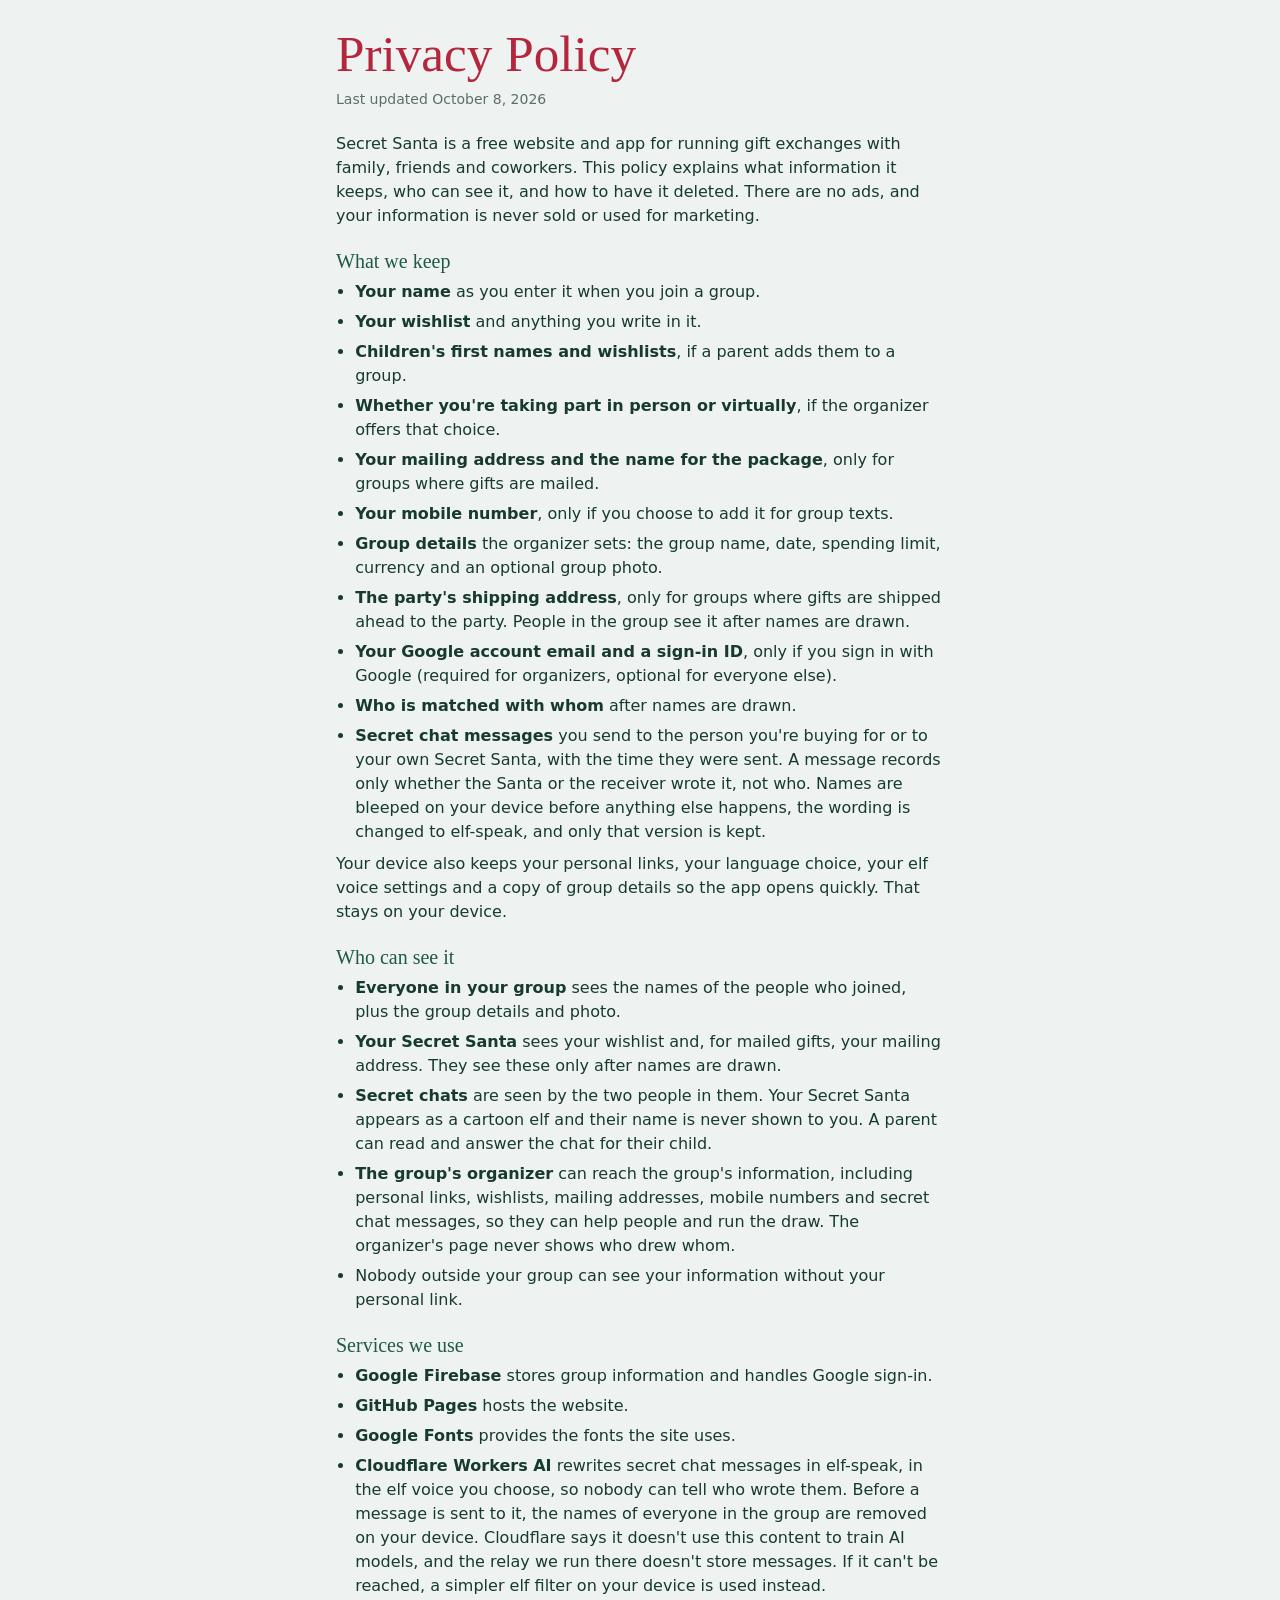
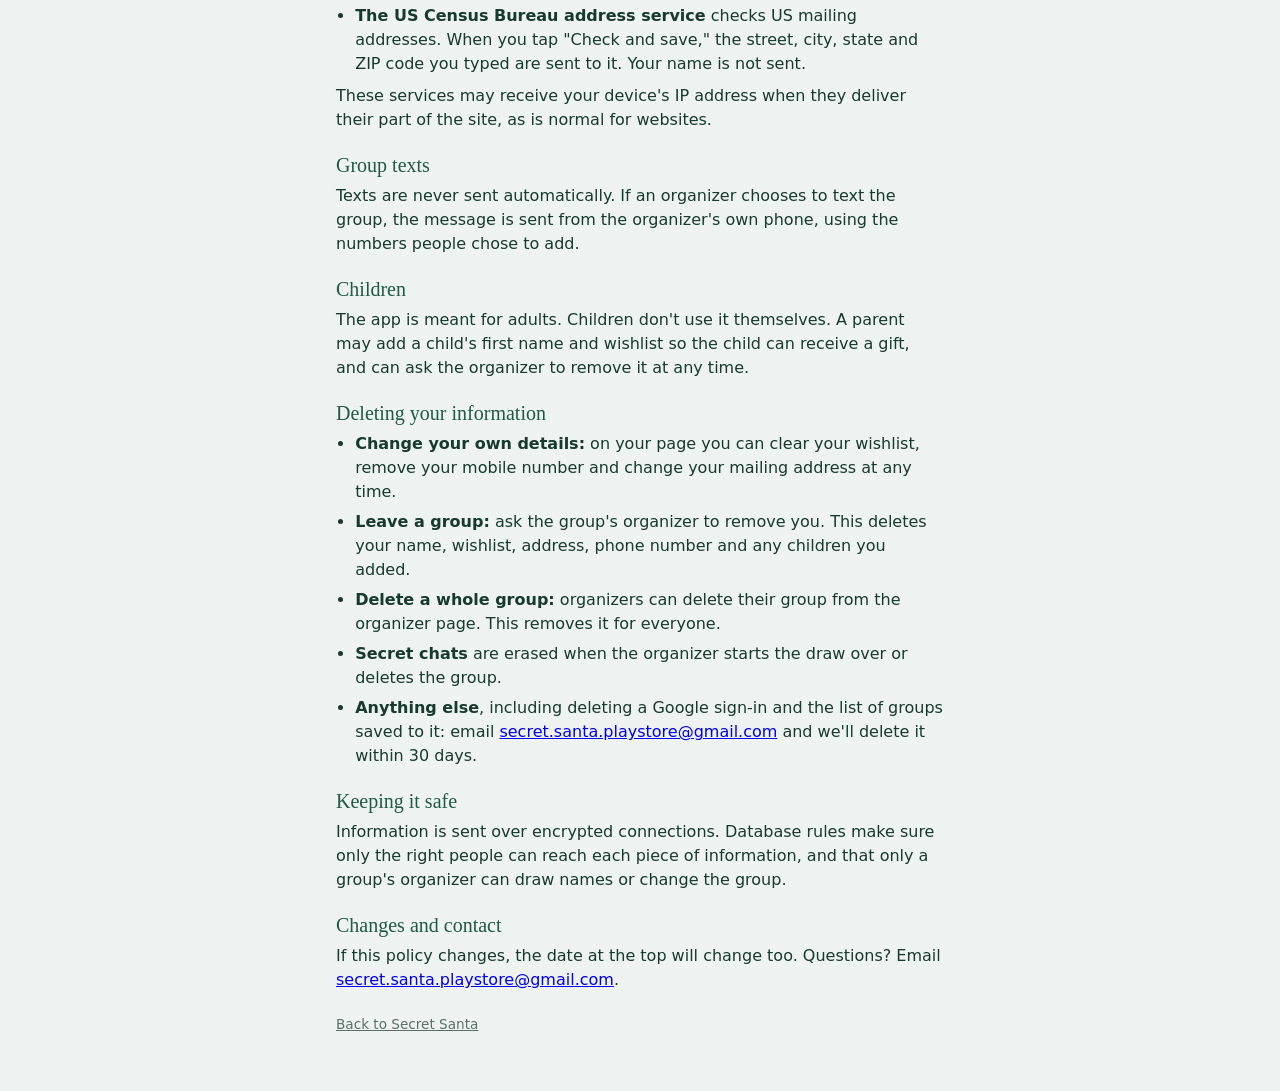
<file: privacy.html>
<!doctype html>
<html lang="en">
<head>
<meta charset="utf-8">
<meta name="viewport" content="width=device-width,initial-scale=1">
<meta name="theme-color" content="#b3263e">
<link rel="manifest" href="manifest.json">
<link rel="icon" type="image/png" sizes="32x32" href="icons/favicon-32.png">
<title>Privacy Policy · Secret Santa</title>
<link rel="stylesheet" href="style.css?v=202610041152">
<style>
  .policy{display:flex;flex-direction:column;gap:22px}
  .policy h2{font-size:1.25rem}
  .policy p,.policy li{max-width:65ch;margin:0}
  .policy ul{margin:0;padding-left:1.2em;display:flex;flex-direction:column;gap:6px}
  .policy section{gap:8px}
</style>
</head>
<body>
<div class="wrap policy">
  <header>
    <h1>Privacy Policy</h1>
    <p class="hint">Last updated October 8, 2026</p>
  </header>

  <section>
    <p>Secret Santa is a free website and app for running gift exchanges with family, friends and coworkers. This policy explains what information it keeps, who can see it, and how to have it deleted. There are no ads, and your information is never sold or used for marketing.</p>
  </section>

  <section>
    <h2>What we keep</h2>
    <ul>
      <li><b>Your name</b> as you enter it when you join a group.</li>
      <li><b>Your wishlist</b> and anything you write in it.</li>
      <li><b>Children's first names and wishlists</b>, if a parent adds them to a group.</li>
      <li><b>Whether you're taking part in person or virtually</b>, if the organizer offers that choice.</li>
      <li><b>Your mailing address and the name for the package</b>, only for groups where gifts are mailed.</li>
      <li><b>Your mobile number</b>, only if you choose to add it for group texts.</li>
      <li><b>Group details</b> the organizer sets: the group name, date, spending limit, currency and an optional group photo.</li>
      <li><b>The party's shipping address</b>, only for groups where gifts are shipped ahead to the party. People in the group see it after names are drawn.</li>
      <li><b>Your Google account email and a sign-in ID</b>, only if you sign in with Google (required for organizers, optional for everyone else).</li>
      <li><b>Who is matched with whom</b> after names are drawn.</li>
      <li><b>Secret chat messages</b> you send to the person you're buying for or to your own Secret Santa, with the time they were sent. A message records only whether the Santa or the receiver wrote it, not who. Names are bleeped on your device before anything else happens, the wording is changed to elf-speak, and only that version is kept.</li>
    </ul>
    <p>Your device also keeps your personal links, your language choice, your elf voice settings and a copy of group details so the app opens quickly. That stays on your device.</p>
  </section>

  <section>
    <h2>Who can see it</h2>
    <ul>
      <li><b>Everyone in your group</b> sees the names of the people who joined, plus the group details and photo.</li>
      <li><b>Your Secret Santa</b> sees your wishlist and, for mailed gifts, your mailing address. They see these only after names are drawn.</li>
      <li><b>Secret chats</b> are seen by the two people in them. Your Secret Santa appears as a cartoon elf and their name is never shown to you. A parent can read and answer the chat for their child.</li>
      <li><b>The group's organizer</b> can reach the group's information, including personal links, wishlists, mailing addresses, mobile numbers and secret chat messages, so they can help people and run the draw. The organizer's page never shows who drew whom.</li>
      <li>Nobody outside your group can see your information without your personal link.</li>
    </ul>
  </section>

  <section>
    <h2>Services we use</h2>
    <ul>
      <li><b>Google Firebase</b> stores group information and handles Google sign-in.</li>
      <li><b>GitHub Pages</b> hosts the website.</li>
      <li><b>Google Fonts</b> provides the fonts the site uses.</li>
      <li><b>Cloudflare Workers AI</b> rewrites secret chat messages in elf-speak, in the elf voice you choose, so nobody can tell who wrote them. Before a message is sent to it, the names of everyone in the group are removed on your device. Cloudflare says it doesn't use this content to train AI models, and the relay we run there doesn't store messages. If it can't be reached, a simpler elf filter on your device is used instead.</li>
      <li><b>The US Census Bureau address service</b> checks US mailing addresses. When you tap "Check and save," the street, city, state and ZIP code you typed are sent to it. Your name is not sent.</li>
    </ul>
    <p>These services may receive your device's IP address when they deliver their part of the site, as is normal for websites.</p>
  </section>

  <section>
    <h2>Group texts</h2>
    <p>Texts are never sent automatically. If an organizer chooses to text the group, the message is sent from the organizer's own phone, using the numbers people chose to add.</p>
  </section>

  <section>
    <h2>Children</h2>
    <p>The app is meant for adults. Children don't use it themselves. A parent may add a child's first name and wishlist so the child can receive a gift, and can ask the organizer to remove it at any time.</p>
  </section>

  <section>
    <h2>Deleting your information</h2>
    <ul>
      <li><b>Change your own details:</b> on your page you can clear your wishlist, remove your mobile number and change your mailing address at any time.</li>
      <li><b>Leave a group:</b> ask the group's organizer to remove you. This deletes your name, wishlist, address, phone number and any children you added.</li>
      <li><b>Delete a whole group:</b> organizers can delete their group from the organizer page. This removes it for everyone.</li>
      <li><b>Secret chats</b> are erased when the organizer starts the draw over or deletes the group.</li>
      <li><b>Anything else</b>, including deleting a Google sign-in and the list of groups saved to it: email <a href="mailto:secret.santa.playstore@gmail.com" id="contactLink">secret.santa.playstore@gmail.com</a> and we'll delete it within 30 days.</li>
    </ul>
  </section>

  <section>
    <h2>Keeping it safe</h2>
    <p>Information is sent over encrypted connections. Database rules make sure only the right people can reach each piece of information, and that only a group's organizer can draw names or change the group.</p>
  </section>

  <section>
    <h2>Changes and contact</h2>
    <p>If this policy changes, the date at the top will change too. Questions? Email <a href="mailto:secret.santa.playstore@gmail.com">secret.santa.playstore@gmail.com</a>.</p>
  </section>

  <footer class="row"><a href="./">Back to Secret Santa</a></footer>
</div>
</body>
</html>
</file>
<file: style.css>
/* Layout: one narrow column; a gift tag for your match, a worksheet for the organizer */
:root{
  --bg:#eef2f1; --paper:#ffffff; --ink:#173a2f; --muted:#5b6f68; --line:#d3dcd9;
  --accent:#b3263e; --accent-ink:#ffffff; --pine:#1f5a45; --gold:#c8952c; --soft:#e3ebe8;
  --ok:#1f7a4d; --err:#b3263e;
  --display:"Bagel Fat One","Jua","Cooper Black",Georgia,serif;
  --body:"Figtree",system-ui,-apple-system,"Segoe UI",sans-serif;
  color-scheme:light;
}
@media (prefers-color-scheme: dark){:root{
  --bg:#0f1c18; --paper:#16271f; --ink:#e6efe9; --muted:#9db3aa; --line:#2b4238;
  --accent:#e2566e; --accent-ink:#1a0a0e; --pine:#6fc39f; --gold:#e3b558; --soft:#1d3329;
  --ok:#6fc39f; --err:#ff8095; color-scheme:dark}}
*{box-sizing:border-box}
[hidden]{display:none!important}
html{-webkit-text-size-adjust:100%}
body{margin:0;background:var(--bg);color:var(--ink);font-family:var(--body);font-size:16px;line-height:1.5}
.wrap{max-width:640px;margin:0 auto;padding-inline:16px;padding-block:28px 56px;display:flex;flex-direction:column;gap:26px}
header{display:flex;flex-direction:column;gap:10px}
header h1{font-family:var(--display);font-weight:400;font-size:clamp(2.2rem,8vw,3.2rem);line-height:1;margin:0;color:var(--accent);text-wrap:balance;overflow-wrap:anywhere}
.facts{display:flex;flex-wrap:wrap;gap:8px}
.fact{background:var(--paper);border:1px solid var(--line);border-radius:999px;padding:4px 12px;font-size:.9rem;font-variant-numeric:tabular-nums}
.fact b{font-weight:600}
h2{font-family:var(--display);font-weight:400;font-size:1.5rem;margin:0;line-height:1.1;color:var(--pine)}
.label{font-size:.75rem;font-weight:700;letter-spacing:.08em;text-transform:uppercase;color:var(--muted)}
section{display:flex;flex-direction:column;gap:12px}
.panel{background:var(--paper);border:1px solid var(--line);border-radius:14px;padding:20px;display:flex;flex-direction:column;gap:14px}
input,select,textarea{font:inherit;color:var(--ink);background:var(--bg);border:1px solid var(--line);border-radius:10px;padding:10px 12px;width:100%;min-width:0}
textarea{min-height:120px;resize:vertical}
input:focus-visible,select:focus-visible,textarea:focus-visible,button:focus-visible{outline:3px solid var(--gold);outline-offset:2px}
button{font:inherit;font-weight:600;cursor:pointer;border-radius:10px;padding:10px 16px;border:1px solid var(--line);background:var(--paper);color:var(--ink)}
button.primary{background:var(--accent);color:var(--accent-ink);border-color:var(--accent)}
button.ghost{background:transparent;border-color:transparent;color:var(--muted);padding:6px 8px}
button.small{padding:6px 12px;font-size:.875rem}
button:disabled{opacity:.5;cursor:not-allowed}
.row{display:flex;gap:10px;flex-wrap:wrap;align-items:center}
.row > input{flex:1 1 180px}
.grid3{display:grid;grid-template-columns:2fr 1fr 1.3fr;gap:12px}
@media (max-width:520px){.grid3{grid-template-columns:1fr}}
.field{display:flex;flex-direction:column;gap:6px;min-width:0}
.hint{font-size:.875rem;color:var(--muted);margin:0}
.msg{font-size:.9rem;margin:0}
.msg.err{color:var(--err)} .msg.ok{color:var(--ok)}
.chips{display:flex;flex-wrap:wrap;gap:8px}
.chip{display:inline-flex;align-items:center;gap:4px;background:var(--soft);border-radius:999px;padding:4px 12px;font-weight:500}
.chip.removable{padding-right:4px}
.chip button{border:none;background:transparent;color:var(--muted);padding:2px 8px;border-radius:999px;font-size:1rem;line-height:1}
.chip .you{font-size:.75rem;color:var(--muted);font-weight:600}
.linkbox{font-size:.85rem;background:var(--soft);border-radius:10px;padding:10px 12px;overflow-wrap:anywhere;user-select:all}
.status{display:inline-flex;align-items:center;gap:8px;font-weight:600}
.dot{width:10px;height:10px;border-radius:50%;background:var(--gold);flex:none}
.dot.locked{background:var(--accent)}
.list{display:flex;flex-direction:column;border-top:1px solid var(--line)}
.item{display:flex;gap:8px;align-items:center;justify-content:space-between;padding:10px 0;border-bottom:1px solid var(--line);flex-wrap:wrap}
.item .who{font-weight:600;overflow-wrap:anywhere}
.tag{position:relative;background:var(--paper);border:2px dashed var(--gold);border-radius:18px 18px 18px 60px;padding:24px 22px 22px 36px;display:flex;flex-direction:column;gap:6px}
.tag::before{content:"";position:absolute;left:14px;top:38px;width:12px;height:12px;border-radius:50%;background:var(--bg);border:2px solid var(--gold)}
.tag .to{font-family:var(--display);font-size:clamp(2rem,9vw,2.8rem);line-height:1.05;color:var(--accent);overflow-wrap:anywhere}
.tag .wish{white-space:pre-wrap;overflow-wrap:anywhere;margin:4px 0 0;background:var(--soft);border-radius:10px;padding:12px 14px}
.tag .none{color:var(--muted);font-style:italic}
.excl{display:grid;grid-template-columns:1fr auto 1fr auto;gap:8px;align-items:center}
@media (max-width:460px){.excl{grid-template-columns:1fr 1fr}.excl span{display:none}.excl button{grid-column:span 2}}
.confirm{background:var(--soft);border-radius:10px;padding:12px;display:flex;flex-direction:column;gap:10px}
footer{font-size:.85rem;color:var(--muted)}
footer a{color:var(--muted)}
@media (prefers-reduced-motion:no-preference){.tag.show{animation:pop .45s cubic-bezier(.2,1.4,.4,1)}@keyframes pop{from{transform:scale(.92) rotate(-2deg)}to{transform:none}}}

/* Santa loader */
.santa-overlay{position:fixed;inset:0;z-index:50;display:grid;place-items:center;padding:16px;background:color-mix(in srgb,var(--bg) 78%,transparent);backdrop-filter:blur(2px)}
.santa-card{background:var(--paper);border:1px solid var(--line);border-radius:18px;padding:18px 22px 16px;display:flex;flex-direction:column;align-items:center;gap:6px;max-width:320px;width:100%;box-shadow:0 10px 30px rgba(0,0,0,.12)}
.santa-svg{width:100%;max-width:260px;height:auto;overflow:visible}
.santa-text{margin:0;font-weight:600;color:var(--pine);text-align:center}
.santa-ground line{stroke:var(--line);stroke-width:3;stroke-linecap:round}
.santa-puffs circle{fill:var(--soft)}
.santa-rope{fill:none;stroke:#7a4e26;stroke-width:2.5;stroke-linecap:round}
.santa-body,.santa-sack,.santa-leg,.santa-arm-front,.santa-puffs,.santa-ground,.santa-eye{transform-box:fill-box}
.santa-leg{transform-origin:50% 0}
.santa-arm-front{transform-origin:0 0}
.santa-sack{transform-origin:80% 100%}
.santa-eye{transform-origin:center}
@media (prefers-reduced-motion:no-preference){
  .santa-ground{animation:santa-ground .6s linear infinite}
  .santa-body{animation:santa-bob .3s ease-in-out infinite alternate}
  .santa-leg-front{animation:santa-step .6s ease-in-out infinite alternate}
  .santa-leg-back{animation:santa-step .6s ease-in-out infinite alternate-reverse}
  .santa-arm-front{animation:santa-swing .6s ease-in-out infinite alternate}
  .santa-sack{animation:santa-tug .6s ease-in-out infinite}
  .santa-puffs{animation:santa-puff .6s ease-out infinite}
  .santa-eye{animation:santa-blink 3.2s infinite}
}
@keyframes santa-ground{to{transform:translateX(-40px)}}
@keyframes santa-bob{from{transform:translateY(0)}to{transform:translateY(-3px)}}
@keyframes santa-step{from{transform:rotate(-22deg)}to{transform:rotate(22deg)}}
@keyframes santa-swing{from{transform:rotate(-25deg)}to{transform:rotate(15deg)}}
@keyframes santa-tug{0%,100%{transform:translateX(0) rotate(0)}40%{transform:translateX(3px) rotate(-3deg)}70%{transform:translateX(1px) rotate(1.5deg)}}
@keyframes santa-puff{from{opacity:.9;transform:translate(0,0) scale(.8)}to{opacity:0;transform:translate(-14px,-4px) scale(1.3)}}
@keyframes santa-blink{0%,92%,100%{transform:scaleY(1)}95%{transform:scaleY(.1)}}

/* Kids */
.tags{display:flex;flex-direction:column;gap:14px}
.check{display:flex;align-items:center;gap:10px;font-weight:600;cursor:pointer}
.check input{width:20px;height:20px;accent-color:var(--accent);flex:none}
.kidlist{display:flex;flex-direction:column;gap:14px}
.kidlist:empty{display:none}
.kidrow{display:flex;flex-direction:column;gap:6px}
.kidrow textarea{min-height:90px}
.badge{font-size:.72rem;font-weight:700;letter-spacing:.04em;text-transform:uppercase;background:var(--soft);color:var(--pine);border-radius:999px;padding:2px 8px}
.item.child{padding-left:18px}
.item.child .who::before{content:"↳ ";color:var(--muted)}
.grid2{display:grid;grid-template-columns:1fr 1fr;gap:12px}
@media (max-width:460px){.grid2{grid-template-columns:1fr}}

/* Baby icon */
.baby-icon{display:inline-flex;vertical-align:-3px;margin-right:4px;flex:none}
.baby-icon svg{display:block}
.baby-icon.big svg{width:.8em;height:.8em}
.baby-icon.big{vertical-align:-.05em;margin-right:.15em}
.namewithicon{display:inline-flex;align-items:center;gap:2px}
.label.namewithicon{text-transform:none;letter-spacing:0;font-size:.9rem;color:var(--ink)}

/* Homepage */
.row.spread{justify-content:space-between}
.cards{display:flex;flex-direction:column;gap:14px}
.cards:empty{display:none}
.groupname{font-family:var(--display);font-weight:400;font-size:1.35rem;line-height:1.15;margin:0;color:var(--accent);overflow-wrap:anywhere;min-width:0}
a.button{display:inline-flex;align-items:center;justify-content:center;font-weight:600;text-decoration:none;border-radius:10px;padding:10px 16px;border:1px solid var(--line);background:var(--paper);color:var(--ink)}
a.button.primary{background:var(--accent);color:var(--accent-ink);border-color:var(--accent)}
a.button:focus-visible{outline:3px solid var(--gold);outline-offset:2px}
footer.row{gap:18px}

/* Group cards: photo, clickable title, invite bar */
.groupcard{overflow:hidden}
.groupphoto{display:block;margin:-20px -20px 0;aspect-ratio:16/7;background:var(--soft);overflow:hidden}
.groupphoto img{width:100%;height:100%;object-fit:cover;display:block}
.groupname a{color:inherit;text-decoration:none}
.groupname a:hover,.groupname a:focus-visible{text-decoration:underline;text-underline-offset:3px}
.sharebar{display:flex;flex-direction:column;gap:8px;background:var(--soft);border-radius:12px;padding:12px}
a.button.small{padding:6px 12px;font-size:.875rem}
.banner{width:100%;aspect-ratio:16/7;object-fit:cover;border-radius:14px;display:block;background:var(--soft)}
.photoedit{display:flex;flex-direction:column;gap:12px}
.photoedit .banner{max-height:220px}
.photoempty{aspect-ratio:16/7;max-height:180px;border:2px dashed var(--line);border-radius:14px;display:grid;place-items:center;color:var(--muted);font-size:.9rem;text-align:center;padding:12px}
.filebtn{position:relative;overflow:hidden}
.filebtn input{position:absolute;inset:0;opacity:0;cursor:pointer;font-size:0}
.stalled{position:fixed;left:16px;right:16px;bottom:calc(16px + env(safe-area-inset-bottom,0px));z-index:60;background:var(--paper);border:1px solid var(--line);border-radius:14px;padding:14px 16px;display:flex;align-items:center;justify-content:space-between;gap:12px;box-shadow:0 10px 30px rgba(0,0,0,.15)}
.stalled p{margin:0;font-weight:600}

/* Mailing addresses */
.addrform{display:flex;flex-direction:column;gap:12px}
.addrgrid{display:grid;grid-template-columns:1fr 1fr;gap:12px}
.addrgrid .span2{grid-column:span 2}
@media (max-width:400px){.addrgrid{grid-template-columns:1fr}.addrgrid .span2{grid-column:auto}}
.addrcard{white-space:pre-line;background:var(--soft);border-radius:10px;padding:12px 14px;font-weight:500;line-height:1.45;overflow-wrap:anywhere}
.addropts{display:flex;flex-direction:column;gap:8px}
.addropt{display:flex;flex-direction:column;align-items:flex-start;gap:2px;text-align:left;width:100%}
.addropt-title{overflow-wrap:anywhere}
.addropt-detail{font-size:.8rem;font-weight:500;opacity:.85}
.hint.ok{color:var(--ok)}
.badge.warn{background:color-mix(in srgb,var(--accent) 14%,transparent);color:var(--accent)}

/* Language picker */
.langbar{display:flex;justify-content:flex-end;margin-bottom:-14px}
.langpick{display:inline-flex;align-items:center;gap:6px;color:var(--muted);background:var(--paper);border:1px solid var(--line);border-radius:999px;padding:2px 4px 2px 10px}
.langpick select{border:none;background:transparent;padding:6px 4px;width:auto;font-size:.9rem;font-weight:600;color:var(--ink)}
.sr-only{position:absolute;width:1px;height:1px;overflow:hidden;clip:rect(0 0 0 0);white-space:nowrap}

/* Add to calendar */
.calwrap{display:flex;flex-direction:column;align-items:flex-start;gap:8px}
.calmenu{display:flex;flex-wrap:wrap;gap:8px}

/* Join form & group texts */
.joinform{display:flex;flex-direction:column;gap:10px}
#textBody{min-height:110px}

/* Top bar: menu button + language picker */
.langbar.topbar{justify-content:space-between;align-items:center}
.navbtn{display:inline-flex;align-items:center;gap:6px;border-radius:999px;padding:6px 14px 6px 10px;font-size:.9rem}
/* Slide-out menu */
.navbackdrop{position:fixed;inset:0;z-index:70;background:rgba(10,20,16,.35);opacity:0;transition:opacity .2s}
.navbackdrop.open{opacity:1}
.navdrawer{position:fixed;top:0;bottom:0;left:0;z-index:71;width:min(320px,86vw);background:var(--paper);border-right:1px solid var(--line);
  padding:calc(16px + env(safe-area-inset-top,0px)) 16px calc(16px + env(safe-area-inset-bottom,0px));overflow-y:auto;display:flex;flex-direction:column;gap:18px;
  transform:translateX(-100%);transition:transform .2s ease;box-shadow:0 0 40px rgba(0,0,0,.15)}
.navdrawer.open{transform:none}
@media (prefers-reduced-motion:reduce){.navdrawer,.navbackdrop{transition:none}}
.navhead{display:flex;align-items:center;justify-content:space-between}
.navtitle{font-family:var(--display);font-size:1.5rem;color:var(--accent)}
.navclose{border:none;background:transparent;padding:8px;color:var(--muted);display:inline-flex}
.navsection{display:flex;flex-direction:column;gap:4px}
.navsection .label{margin:6px 0 4px}
.navlink{display:block;text-decoration:none;color:var(--ink);font-weight:600;padding:10px 12px;border-radius:10px}
.navlink:hover,.navlink:focus-visible{background:var(--soft)}
.navlink[aria-current="page"]{background:var(--soft);color:var(--accent)}
.navgroup{display:flex;flex-direction:column;border-radius:12px;padding:2px 0}
.navgroup.here{background:color-mix(in srgb,var(--soft) 60%,transparent)}
.navgroupname{overflow-wrap:anywhere}
.navsubs{display:flex;flex-wrap:wrap;gap:4px;padding:0 0 6px 12px}
.navsub{font-weight:500;font-size:.9rem;padding:6px 10px;color:var(--muted)}
/* Calendar icon on the date */
.fact .calicon{border:none;background:transparent;padding:2px 2px 2px 6px;margin-left:2px;color:var(--accent);display:inline-flex;vertical-align:middle;cursor:pointer}
.fact .calicon:focus-visible{outline:3px solid var(--gold);outline-offset:1px;border-radius:6px}
.calmenu{display:flex;flex-wrap:wrap;gap:8px;margin-top:8px}
.calmenu .button,.calmenu button{display:inline-flex;align-items:center;gap:6px}
.ico{display:inline-flex}
/* Calendar pop-up next to the date */
.calpop{position:fixed;z-index:80;min-width:230px;max-width:calc(100vw - 24px);background:var(--paper);border:1px solid var(--line);border-radius:14px;padding:10px;display:flex;flex-direction:column;gap:4px;box-shadow:0 12px 32px rgba(0,0,0,.18)}
.calpop::before{content:"";position:absolute;top:-7px;left:calc(var(--arrow-x,24px) - 7px);width:12px;height:12px;background:var(--paper);border-left:1px solid var(--line);border-top:1px solid var(--line);transform:rotate(45deg)}
.calpop.above::before{top:auto;bottom:-7px;transform:rotate(225deg)}
.calpop .label{padding:4px 8px 6px}
.calopt{display:flex;align-items:center;gap:10px;width:100%;text-align:left;font:inherit;font-weight:600;color:var(--ink);text-decoration:none;background:transparent;border:none;border-radius:10px;padding:10px 8px;cursor:pointer}
.calopt:hover,.calopt:focus-visible{background:var(--soft)}
.calopt .ico{color:var(--accent)}

/* In person / virtual choice, group type */
.choice{display:flex;align-items:flex-start;gap:12px;padding:12px;border:1px solid var(--line);border-radius:12px;cursor:pointer}
.choice input{width:20px;height:20px;margin-top:2px;accent-color:var(--accent);flex:none}
.choice > span{display:flex;flex-direction:column;gap:2px}
.choice:has(input:checked){border-color:var(--accent);background:color-mix(in srgb,var(--accent) 6%,transparent)}
.createform{display:flex;flex-direction:column;gap:12px}
.kindpick{border:none;margin:0;padding:0;display:flex;flex-wrap:wrap;gap:8px}
.kindpick legend{width:100%;margin-bottom:6px}
.kindopt{display:inline-flex;align-items:center;gap:6px;border:1px solid var(--line);border-radius:999px;padding:8px 14px;font-weight:600;cursor:pointer}
.kindopt input{accent-color:var(--accent);margin:0}
.kindopt:has(input:checked){border-color:var(--accent);background:color-mix(in srgb,var(--accent) 8%,transparent);color:var(--accent)}

/* Wishlist prompts */
.promptchips{display:flex;flex-wrap:wrap;gap:6px}
.promptchip{font-size:.85rem;font-weight:600;padding:6px 12px;border-radius:999px;background:var(--soft);border:1px solid transparent;color:var(--pine)}
.promptchip:hover{border-color:var(--line)}
.promptchip.surprise{background:transparent;border:1px dashed var(--gold);color:var(--ink)}
.meter{margin:0;font-size:.875rem;font-weight:600;color:var(--gold)}
.meter.done{color:var(--ok)}
.promptchip.more{background:transparent;border:1px solid var(--line);color:var(--muted)}

/* Money inputs with the currency symbol inside */
.money{display:flex;align-items:center;background:var(--bg);border:1px solid var(--line);border-radius:10px;overflow:hidden}
.money:focus-within{outline:3px solid var(--gold);outline-offset:2px}
.moneysym{padding:0 4px 0 12px;font-weight:700;color:var(--muted);white-space:nowrap}
.money input{border:none;background:transparent;padding-left:4px;outline:none}
.money input:focus-visible{outline:none}
.invitebtn{display:inline-flex;align-items:center;gap:6px}
.invitebtn svg{color:var(--accent)}
.navfoot{margin-top:auto;border-top:1px solid var(--line);padding-top:8px}
.archivedbox summary{cursor:pointer;font-weight:600;list-style:none;display:flex;align-items:center;gap:8px}
.archivedbox summary::-webkit-details-marker{display:none}
.archivedbox summary::before{content:"";width:8px;height:8px;border-right:2px solid currentColor;border-bottom:2px solid currentColor;transform:rotate(-45deg);transition:transform .15s}
.archivedbox[open] summary::before{transform:rotate(45deg)}
.archivedbox[open] summary{margin-bottom:6px}
.archivedlist{display:flex;flex-direction:column;gap:4px}
.archivedrow{align-items:center;gap:10px;padding:8px 0;border-top:1px solid var(--soft)}
.archivedrow:first-child{border-top:0}
.archivedname{font-weight:600;overflow-wrap:anywhere}

/* Organizer page: a dark evergreen "control panel" band up top and warm worksheet paper below,
   so it never looks like a participant page */
body.org{--bg:#f4efe3;--soft:#e9e1cd;--line:#dcd1b8;--accent:#1f5a45;--accent-ink:#ffffff;--band:#173f31;--band-ink:#f7f1e3;--band-muted:#b9cbbf}
@media (prefers-color-scheme: dark){body.org{--bg:#1b1912;--paper:#25221a;--soft:#2f2b20;--line:#433c2c;--accent:#6fc39f;--accent-ink:#0f1c18;--band:#0c1f18;--band-ink:#f3ead2;--band-muted:#93ab9f}}
body.org .badge.warn{background:color-mix(in srgb,var(--err) 14%,transparent);color:var(--err)}
/* The band reaches the screen edges and the top of the page, behind the menu bar and title */
body.org header{background:var(--band);box-shadow:0 0 0 100vmax var(--band);clip-path:inset(-100vmax -100vmax 0 -100vmax);padding-bottom:26px;margin-bottom:6px}
body.org .langbar{position:relative;z-index:1}
body.org header h1{color:var(--band-ink)}
body.org header .hint{color:var(--band-muted)}
body.org .navbtn,body.org .langpick{background:color-mix(in srgb,var(--band-ink) 12%,transparent);border-color:color-mix(in srgb,var(--band-ink) 28%,transparent);color:var(--band-ink)}
body.org .langpick select{color:var(--band-ink)}
body.org .langpick select option{color:#173a2f}
.modebadge{align-self:flex-start;display:inline-flex;align-items:center;gap:6px;background:var(--gold);color:#1d1606;border-radius:999px;padding:4px 12px 4px 10px;font-size:.75rem;font-weight:700;letter-spacing:.08em;text-transform:uppercase}
.addperson{display:flex;flex-direction:column;gap:10px;border-top:1px dashed var(--line);padding-top:16px}

/* Secret chats */
.withbadge{display:flex;align-items:center;gap:10px}
.countbadge{display:inline-flex;align-items:center;justify-content:center;min-width:22px;height:22px;padding:0 7px;border-radius:999px;background:var(--accent);color:var(--accent-ink);font-family:var(--body);font-size:.78rem;font-weight:700;line-height:1}
.elfav{display:inline-flex;flex:none;border-radius:50%;line-height:0}
.elfav svg{display:block;border-radius:50%}
.chatlist{display:flex;flex-direction:column;border-top:1px solid var(--line)}
.chatitem{display:flex;align-items:center;gap:12px;width:100%;text-align:left;background:transparent;border:none;border-bottom:1px solid var(--line);border-radius:0;padding:12px 2px;font-weight:400}
.chatitem:hover{background:color-mix(in srgb,var(--soft) 55%,transparent)}
.chatitemtext{display:flex;flex-direction:column;min-width:0;flex:1}
.chatitemtext b{font-weight:700;overflow-wrap:anywhere}
.chatpreview{color:var(--muted);font-size:.9rem;white-space:nowrap;overflow:hidden;text-overflow:ellipsis}
.chatitem.unread .chatpreview{color:var(--ink);font-weight:600}
body.sheetopen{overflow:hidden}
.chatsheet{position:fixed;inset:0;z-index:80;background:var(--bg);display:flex;justify-content:center;height:100dvh}
.chatinner{display:flex;flex-direction:column;width:100%;max-width:640px;height:100%;min-height:0}
.chathead{display:flex;align-items:center;gap:10px;padding:12px 12px 12px 6px;background:var(--paper);border-bottom:1px solid var(--line)}
.chatback{display:inline-flex;align-items:center;padding:8px;color:var(--ink)}
.chatwho{display:flex;flex-direction:column;min-width:0}
.chatwho b{font-size:1.05rem;overflow-wrap:anywhere}
.chatwho .hint{font-size:.82rem}
.chatbody{flex:1;min-height:0;overflow-y:auto;padding:16px 14px 8px;display:flex;flex-direction:column;gap:3px;overscroll-behavior:contain}
.chatempty{margin:auto;text-align:center;color:var(--muted);max-width:30ch;padding:24px 0}
.msgrow{display:flex;align-items:flex-end;gap:8px;max-width:100%}
.msgrow.start{margin-top:10px}
.msgrow.mine{justify-content:flex-end}
.avspace{width:30px;flex:none}
.bubble{max-width:min(78%,420px);padding:9px 13px;border-radius:18px;background:var(--paper);border:1px solid var(--line);white-space:pre-wrap;overflow-wrap:anywhere;line-height:1.4}
.msgrow.theirs .bubble{border-bottom-left-radius:6px}
.msgrow.mine .bubble{background:var(--pine);border-color:var(--pine);color:#fff;border-bottom-right-radius:6px}
@media (prefers-color-scheme: dark){.msgrow.mine .bubble{color:#0f1c18}}
.bubble.pending{opacity:.65}
.msgtime{font-size:.72rem;color:var(--muted);margin:2px 0 4px}
.msgtime.mine{align-self:flex-end}
.msgtime.theirs{margin-left:38px}
.chatfoot{padding:8px 12px calc(12px + env(safe-area-inset-bottom));background:var(--paper);border-top:1px solid var(--line);display:flex;flex-direction:column;gap:8px}
.chatnote{font-size:.8rem;margin:0}
.chatstarters{display:flex;flex-wrap:wrap;gap:6px}
.chatstarters:empty{display:none}
.chatcompose{display:flex;gap:8px;align-items:flex-end}
.chatcompose textarea{min-height:44px;max-height:130px;resize:none;border-radius:22px;padding:11px 16px;line-height:1.35}
.chatcompose button{border-radius:22px;flex:none;height:44px}
.newmsgs{display:inline-flex;align-items:center;gap:8px;align-self:flex-start;background:color-mix(in srgb,var(--accent) 12%,transparent);color:var(--accent);font-weight:700;font-size:.9rem;padding:7px 14px;border-radius:999px;text-decoration:none}
.wishactions{gap:8px}
.elfpreview{display:flex;flex-direction:column;gap:8px;background:var(--soft);border-radius:14px;padding:10px 12px}
.elfprevrow{display:flex;align-items:flex-end;gap:8px}
.elfprevrow .bubble{max-width:100%;background:var(--paper)}
.elfpreview .hint{font-size:.8rem;margin:0}
.namebleep{display:inline-block;padding:0 7px;margin:0 1px;border-radius:999px;background:var(--gold);color:#1d1606;font-size:.85em;font-weight:700;line-height:1.5;white-space:nowrap}
.voicebtn{display:inline-flex;align-items:center;gap:6px;margin-left:auto;flex:none;border-radius:999px;padding:6px 12px}
.voicebtn.custom{border-color:var(--gold);background:color-mix(in srgb,var(--gold) 16%,transparent)}
.voicepanel{display:flex;flex-direction:column;gap:10px;background:var(--soft);border-radius:14px;padding:12px;max-height:min(62dvh,560px);overflow-y:auto}
.voicesliders{display:flex;flex-direction:column;gap:8px}
.voicerow{display:grid;grid-template-columns:92px 1fr;column-gap:10px;align-items:center}
.voicerow .voiceends{grid-column:2}
.voicelabel{font-weight:700;font-size:.9rem}
.voicerow input[type=range]{width:100%;padding:0;border:none;background:transparent;accent-color:var(--pine)}
.voiceends{display:flex;justify-content:space-between;font-size:.75rem;color:var(--muted)}
.voicepanel .hint{font-size:.8rem;margin:0}
.venuebox{display:flex;flex-direction:column;gap:10px;border:1px dashed var(--line);border-radius:12px;padding:12px}
.venuebox textarea{min-height:84px}
.shipblock{display:flex;flex-direction:column;gap:6px;margin-top:10px}
.kidask{display:flex;flex-direction:column;gap:6px}
.kidask .hint{margin:0}
.kidhead{display:flex;align-items:center;justify-content:space-between;gap:10px}
button.kidremove{color:var(--err);padding:4px 8px;font-weight:600;flex:none}
button.danger{background:var(--err);color:#fff;border-color:var(--err)}
.kidadd{display:flex;flex-direction:column;gap:8px;border-top:1px solid var(--line);padding-top:14px;margin-top:6px}
.kidadd .hint{margin:0}
.wishstatus:empty{display:none}
</file>
